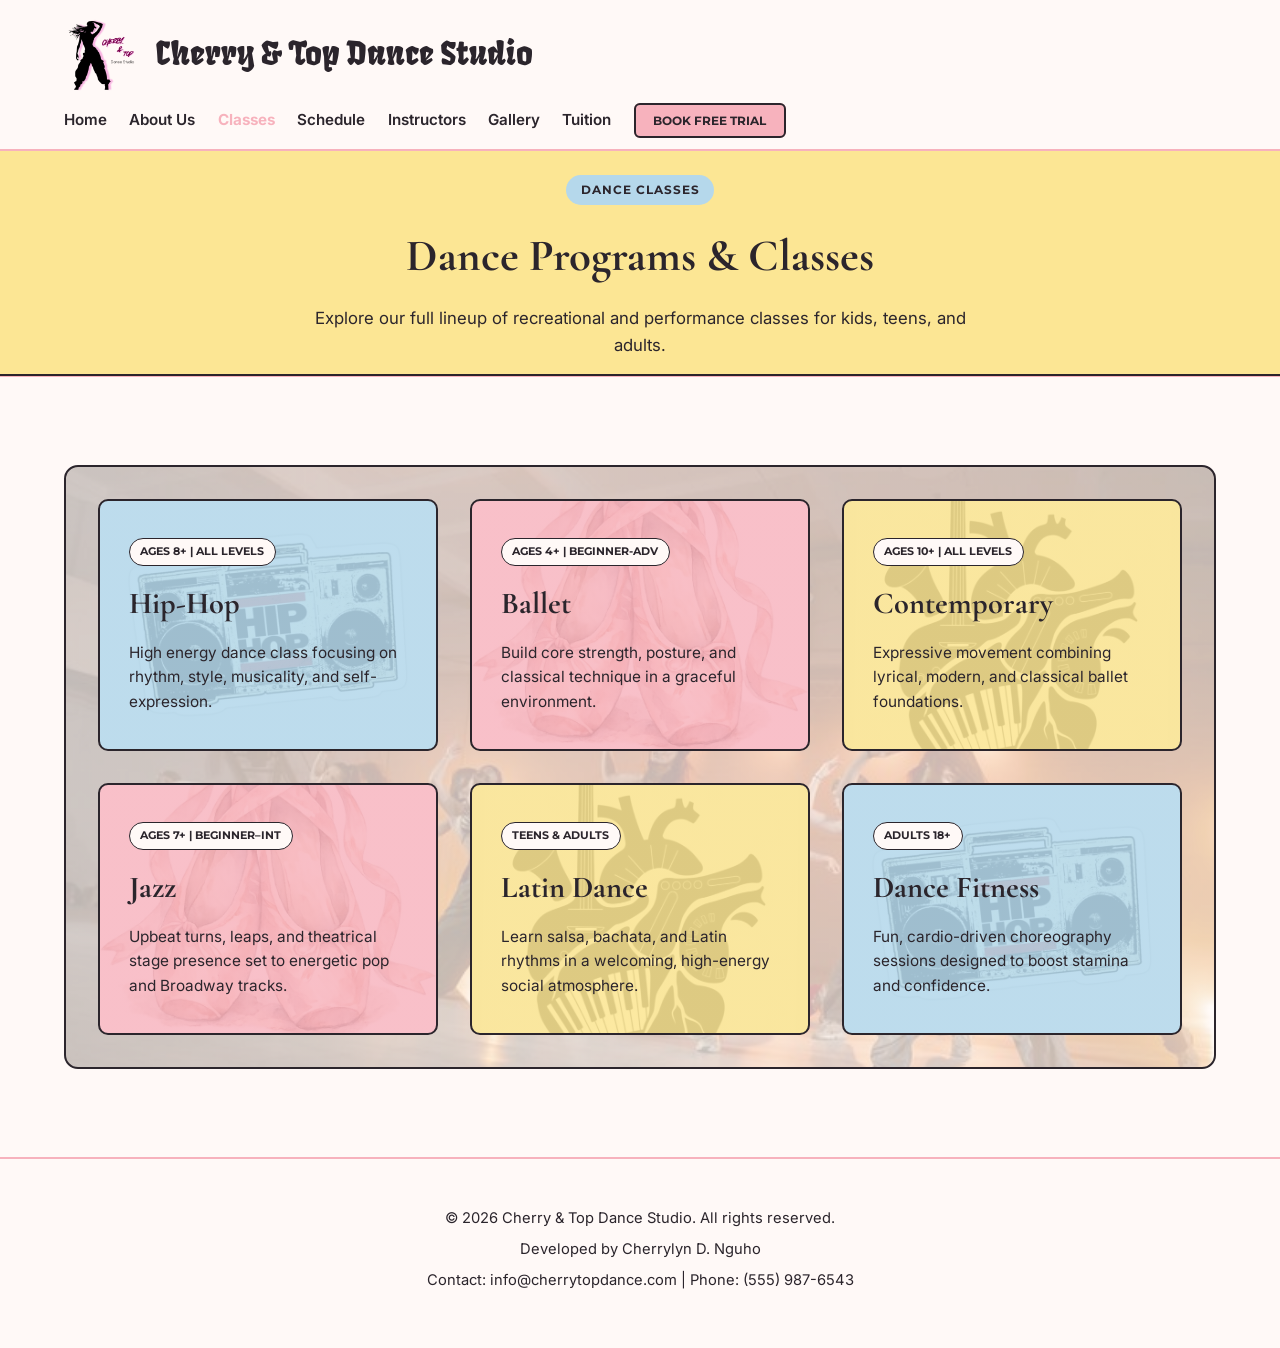
<file: classes.html>
<!DOCTYPE html>
<html lang="en">

<head>
    <meta charset="UTF-8">
    <meta name="viewport" content="width=device-width, initial-scale=1.0">
    <title>Classes | Cherry &amp; Top Dance Studio</title>
    <link rel="preconnect" href="https://fonts.googleapis.com">
    <link rel="preconnect" href="https://fonts.gstatic.com" crossorigin>
    <link
        href="https://fonts.googleapis.com/css2?family=Cormorant+Garamond:wght@600;700&family=Fruktur&family=Inter:wght@400;500;600&family=Montserrat:wght@600;700&display=swap"
        rel="stylesheet">
    <link rel="stylesheet" href="css/style.css">
</head>

<body>

    <header>
        <div class="logo">
            <a href="index.html">
                <img src="images/logo.png" alt="Cherry & Top Dance Studio Logo" class="logo-img">
                <span>Cherry &amp; Top Dance Studio</span>
            </a>
        </div>
        <nav aria-label="Main Navigation">
            <ul>
                <li><a href="index.html">Home</a></li>
                <li><a href="index.html#about">About Us</a></li>
                <li><a href="classes.html" class="active" aria-current="page">Classes</a></li>
                <li><a href="schedule.html">Schedule</a></li>
                <li><a href="instructors.html">Instructors</a></li>
                <li><a href="gallery.html">Gallery</a></li>
                <li><a href="tuition.html">Tuition</a></li>
                <li><a href="trial.html" class="nav-cta">Book Free Trial</a></li>
            </ul>
        </nav>
    </header>

    <main>
        <section class="page-banner">
            <span class="hero-tag">Dance Classes</span>
            <h1>Dance Programs &amp; Classes</h1>
            <p>Explore our full lineup of recreational and performance classes for kids, teens, and adults.</p>
        </section>

        <section class="classes-preview">
            <div class="class-grid">
                <div class="class-card card-hiphop">
                    <span class="style-badge">Ages 8+ | All Levels</span>
                    <h3>Hip-Hop</h3>
                    <p>High energy dance class focusing on rhythm, style, musicality, and self-expression.</p>
                </div>
                <div class="class-card card-ballet">
                    <span class="style-badge">Ages 4+ | Beginner-Adv</span>
                    <h3>Ballet</h3>
                    <p>Build core strength, posture, and classical technique in a graceful environment. </p>
                </div>
                <div class="class-card card-contemporary">
                    <span class="style-badge">Ages 10+ | All Levels</span>
                    <h3>Contemporary</h3>
                    <p>Expressive movement combining lyrical, modern, and classical ballet foundations.</p>
                </div>
                <div class="class-card card-ballet">
                    <span class="style-badge">Ages 7+ | Beginner–Int</span>
                    <h3>Jazz</h3>
                    <p>Upbeat turns, leaps, and theatrical stage presence set to energetic pop and Broadway tracks.</p>
                </div>
                <div class="class-card card-contemporary">
                    <span class="style-badge">Teens &amp; Adults</span>
                    <h3>Latin Dance</h3>
                    <p>Learn salsa, bachata, and Latin rhythms in a welcoming, high-energy social atmosphere.</p>
                </div>
                <div class="class-card card-hiphop">
                    <span class="style-badge">Adults 18+</span>
                    <h3>Dance Fitness</h3>
                    <p>Fun, cardio-driven choreography sessions designed to boost stamina and confidence.</p>
                </div>
            </div>

            <!-- Additional class cards can be added here -->
        </section>
    </main>

    <footer>
        <div class="footer-content">
            <p>&copy; 2026 Cherry &amp; Top Dance Studio. All rights reserved.</p>
            <p>Developed by Cherrylyn D. Nguho</p>
            <p>Contact: info@cherrytopdance.com | Phone: (555) 987-6543</p>
        </div>
    </footer>
</body>

</html>
</file>
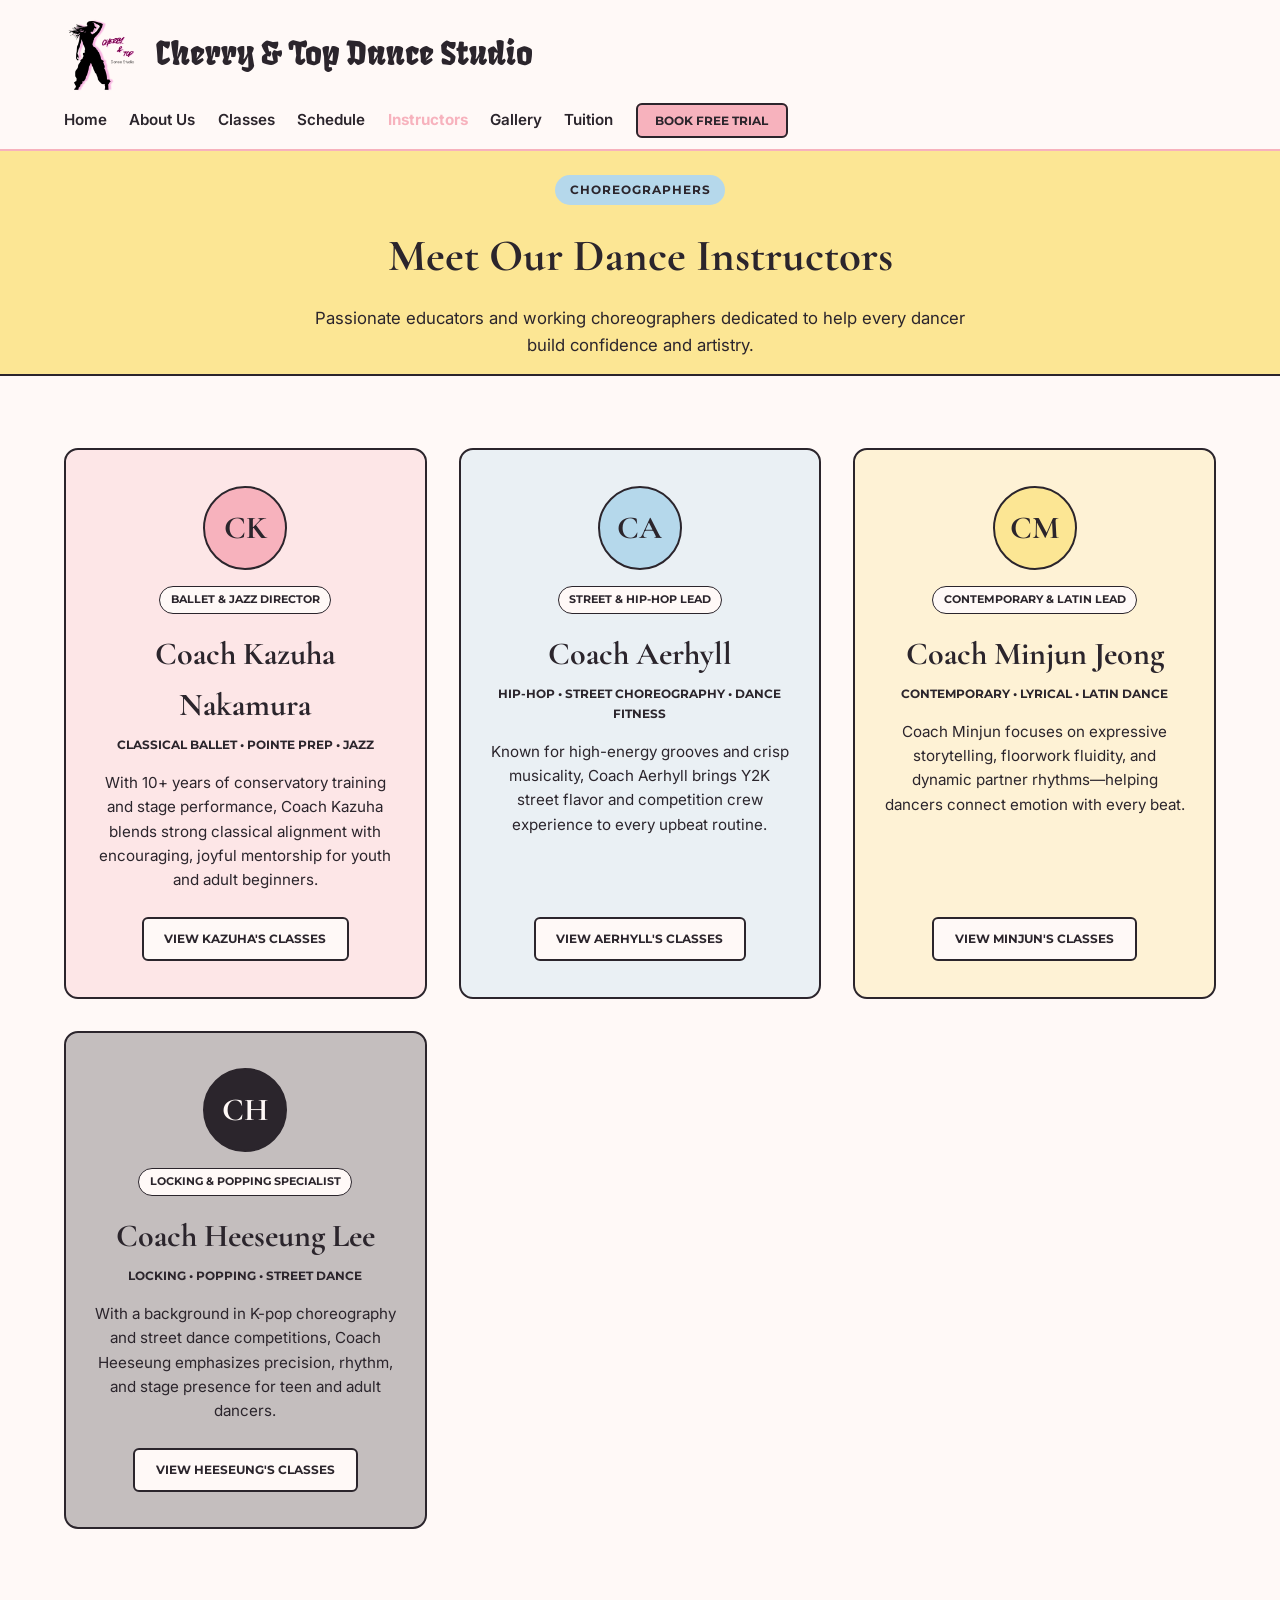
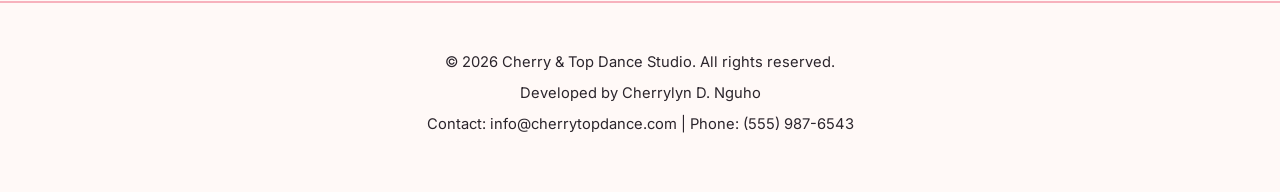
<file: instructors.html>
<!DOCTYPE html>
<html lang="en">

<head>
    <meta charset="UTF-8">
    <meta name="viewport" content="width=device-width, initial-scale=1.0">
    <title>Instructors | Cherry &amp; Top Dance Studio</title>
    <link rel="preconnect" href="https://fonts.googleapis.com">
    <link rel="preconnect" href="https://fonts.gstatic.com" crossorigin>
    <link
        href="https://fonts.googleapis.com/css2?family=Cormorant+Garamond:wght@600;700&family=Fruktur&family=Inter:wght@400;500;600&family=Montserrat:wght@600;700&display=swap"
        rel="stylesheet">
    <link rel="stylesheet" href="css/style.css">
</head>

<body>

    <header>
        <div class="logo">
            <a href="index.html">
                <img src="images/logo.png" alt="Cherry and Top Dance Studio logo" class="logo-img">
                <span>Cherry &amp; Top Dance Studio</span>
            </a>
        </div>
        <nav aria-label="Main Navigation">
            <ul>
                <li><a href="index.html">Home</a></li>
                <li><a href="index.html#about">About Us</a></li>
                <li><a href="classes.html">Classes</a></li>
                <li><a href="schedule.html">Schedule</a></li>
                <li><a href="instructors.html" class="active" aria-current="page">Instructors</a></li>
                <li><a href="gallery.html">Gallery</a></li>
                <li><a href="tuition.html">Tuition</a></li>
                <li><a href="trial.html" class="nav-cta">Book Free Trial</a></li>
            </ul>
        </nav>
    </header>

    <main>
        <section class="page-banner">
            <span class="hero-tag">Choreographers</span>
            <h1>Meet Our Dance Instructors</h1>
            <p>Passionate educators and working choreographers dedicated to help every dancer build confidence and
                artistry.</p>
        </section>

        <section class="content-section">
            <div class="section-container">
                <div class="instructors-grid">
                    <!-- Instructor 1 -->
                    <article class="instructor-card instructor-cherry">
                        <div class="instructor-avatar avatar-cherry">CK</div>
                        <span class="style-badge">Ballet &amp; Jazz Director</span>
                        <h2>Coach Kazuha Nakamura</h2>
                        <p class="instructor-role">Classical Ballet • Pointe Prep • Jazz</p>
                        <p>With 10+ years of conservatory training and stage performance, Coach Kazuha blends strong
                            classical alignment with encouraging, joyful mentorship for youth and adult beginners.</p>
                        <a href="schedule.html" class="btn-outline">View Kazuha's Classes</a>
                    </article>

                    <!-- Instructor 2 -->
                    <article class="instructor-card instructor-sky">
                        <div class="instructor-avatar avatar-sky">CA</div>
                        <span class="style-badge">Street &amp; Hip-Hop Lead</span>
                        <h2>Coach Aerhyll</h2>
                        <p class="instructor-role">Hip-Hop • Street Choreography • Dance Fitness</p>
                        <p>Known for high-energy grooves and crisp musicality, Coach Aerhyll brings Y2K street flavor
                            and competition crew experience to every upbeat routine.</p>
                        <a href="schedule.html" class="btn-outline">View Aerhyll's Classes</a>
                    </article>

                    <!-- Instructor 3 -->
                    <article class="instructor-card instructor-butter">
                        <div class="instructor-avatar avatar-butter">CM</div>
                        <span class="style-badge">Contemporary &amp; Latin Lead</span>
                        <h2>Coach Minjun Jeong</h2>
                        <p class="instructor-role">Contemporary • Lyrical • Latin Dance</p>
                        <p>Coach Minjun focuses on expressive storytelling, floorwork fluidity, and dynamic partner
                            rhythms—helping dancers connect emotion with every beat.</p>
                        <a href="schedule.html" class="btn-outline">View Minjun's Classes</a>
                    </article>

                    <!-- Instructor 4 -->
                    <article class="instructor-card instructor-espresso">
                        <div class="instructor-avatar avatar-espresso">CH</div>
                        <span class="style-badge">Locking &amp; Popping Specialist</span>
                        <h2>Coach Heeseung Lee</h2>
                        <p class="instructor-role">Locking • Popping • Street Dance</p>
                        <p>With a background in K-pop choreography and street dance competitions, Coach Heeseung
                            emphasizes precision, rhythm, and stage presence for teen and adult dancers.</p>
                        <a href="schedule.html" class="btn-outline">View Heeseung's Classes</a>
                    </article>
                </div>
            </div>
        </section>
    </main>

    <footer>
        <div class="footer-content">
            <p>&copy; 2026 Cherry &amp; Top Dance Studio. All rights reserved.</p>
            <p>Developed by Cherrylyn D. Nguho</p>
            <p>Contact: info@cherrytopdance.com | Phone: (555) 987-6543</p>
        </div>
    </footer>

</body>

</html>
</file>
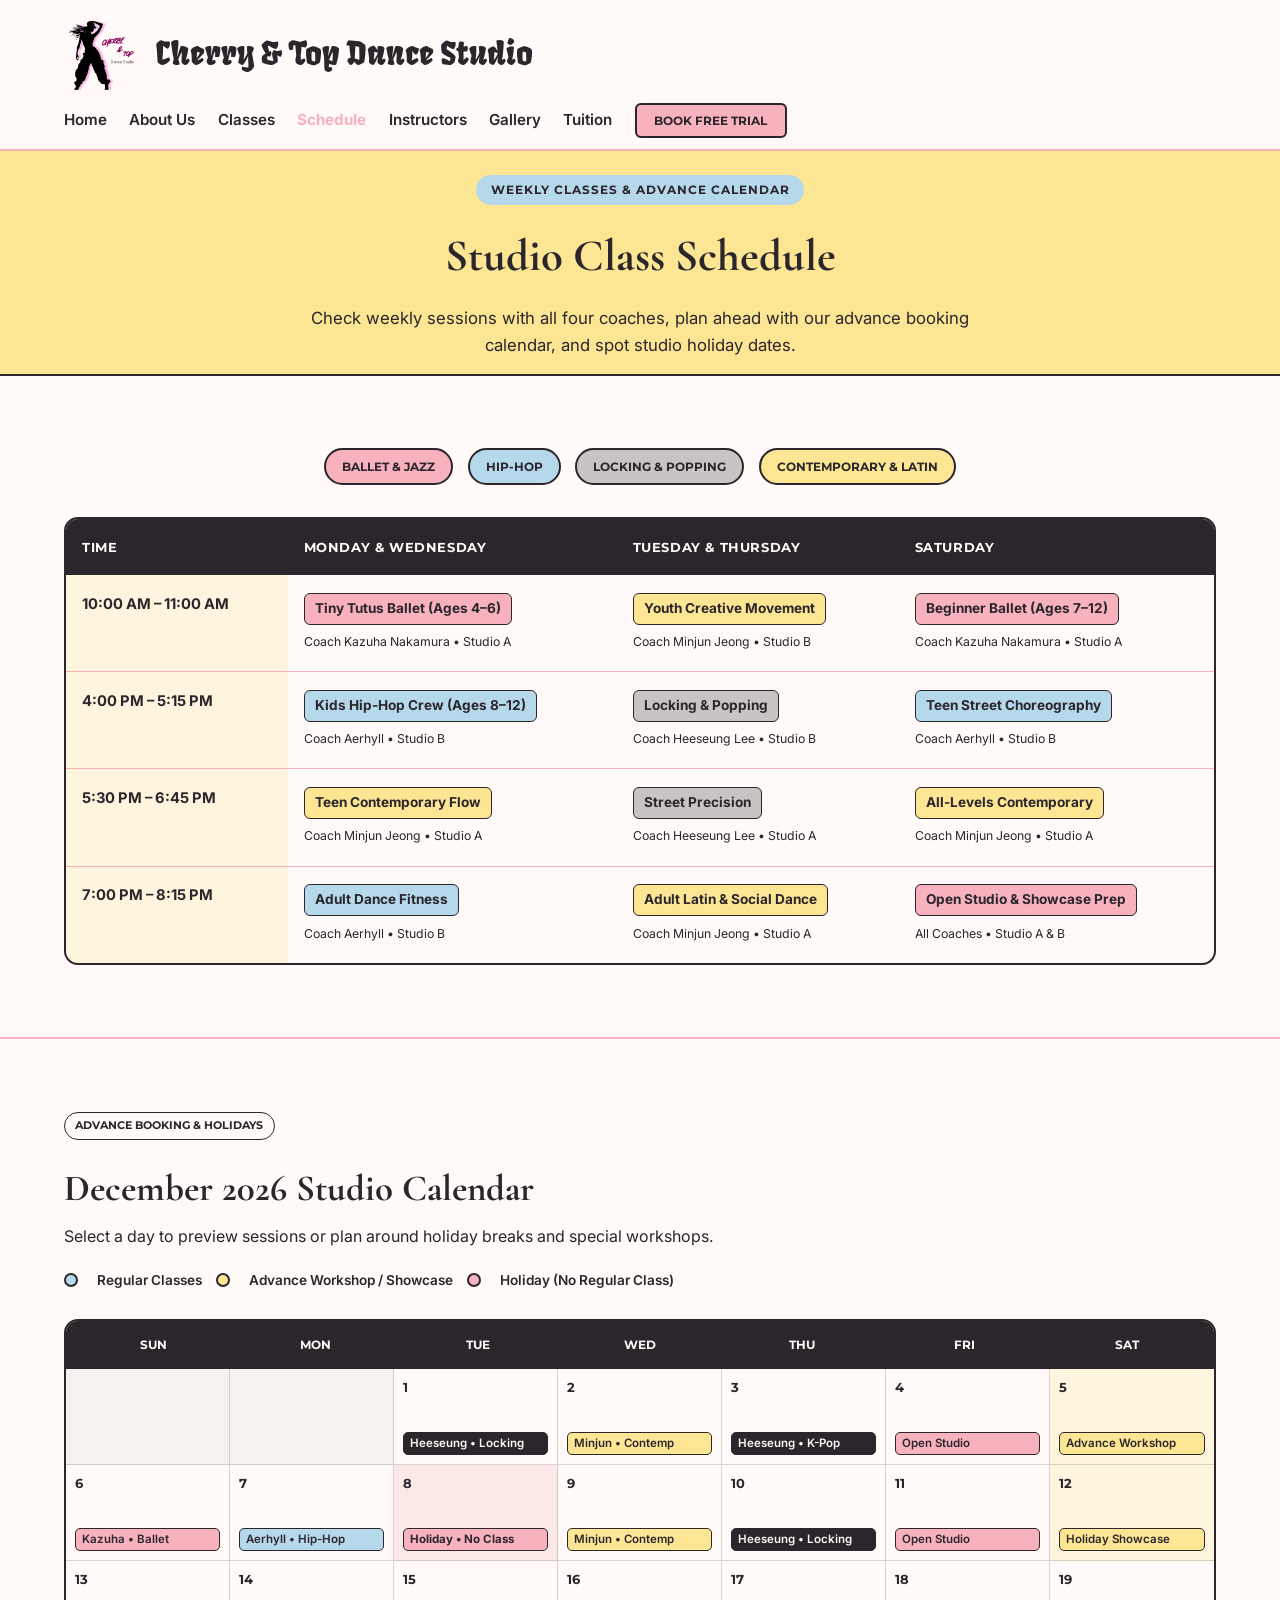
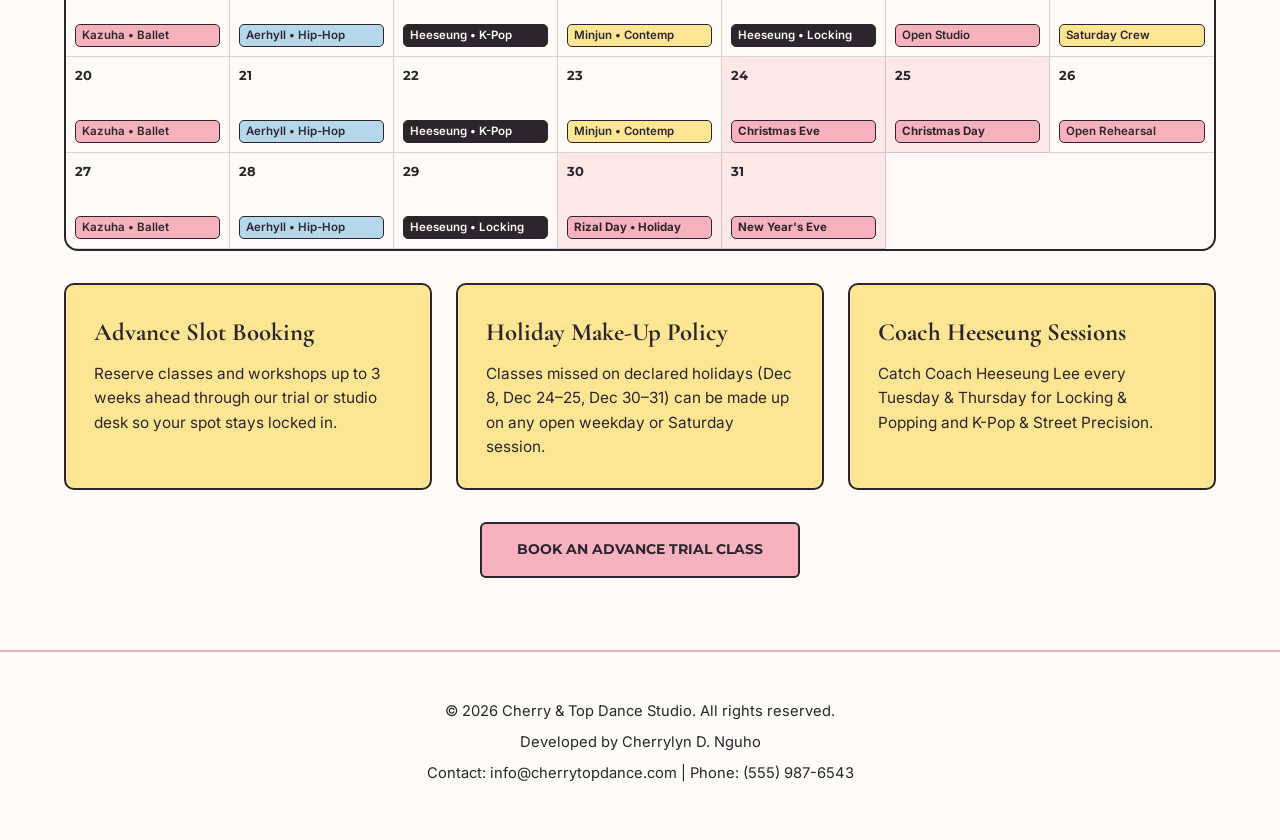
<file: schedule.html>
<!DOCTYPE html>
<html lang="en">

<head>
    <meta charset="UTF-8">
    <meta name="viewport" content="width=device-width, initial-scale=1.0">
    <title>Schedule | Cherry &amp; Top Dance Studio</title>
    <link rel="preconnect" href="https://fonts.googleapis.com">
    <link rel="preconnect" href="https://fonts.gstatic.com" crossorigin>
    <link
        href="https://fonts.googleapis.com/css2?family=Cormorant+Garamond:wght@600;700&family=Fruktur&family=Inter:wght@400;500;600&family=Montserrat:wght@600;700&display=swap"
        rel="stylesheet">
    <link rel="stylesheet" href="css/style.css">
</head>

<body>

    <header>
        <div class="logo">
            <a href="index.html">
                <img src="images/logo.png" alt="Cherry and Top Dance Studio logo" class="logo-img">
                <span>Cherry &amp; Top Dance Studio</span>
            </a>
        </div>
        <nav aria-label="Main Navigation">
            <ul>
                <li><a href="index.html">Home</a></li>
                <li><a href="index.html#about">About Us</a></li>
                <li><a href="classes.html">Classes</a></li>
                <li><a href="schedule.html" class="active" aria-current="page">Schedule</a></li>
                <li><a href="instructors.html">Instructors</a></li>
                <li><a href="gallery.html">Gallery</a></li>
                <li><a href="tuition.html">Tuition</a></li>
                <li><a href="trial.html" class="nav-cta">Book Free Trial</a></li>
            </ul>
        </nav>
    </header>

    <main>
        <section class="page-banner">
            <span class="hero-tag">Weekly Classes &amp; Advance Calendar</span>
            <h1>Studio Class Schedule</h1>
            <p>Check weekly sessions with all four coaches, plan ahead with our advance booking calendar, and spot
                studio holiday dates.</p>
        </section>

        <!-- Weekly Timetable Section -->
        <section class="content-section">
            <div class="section-container">
                <div class="schedule-legend">
                    <span class="legend-pill pill-cherry">Ballet &amp; Jazz</span>
                    <span class="legend-pill pill-sky">Hip-Hop</span>
                    <span class="legend-pill pill-espresso">Locking &amp; Popping</span>
                    <span class="legend-pill pill-butter">Contemporary &amp; Latin</span>
                </div>

                <div class="table-wrapper">
                    <table class="schedule-table">
                        <thead>
                            <tr>
                                <th>Time</th>
                                <th>Monday &amp; Wednesday</th>
                                <th>Tuesday &amp; Thursday</th>
                                <th>Saturday</th>
                            </tr>
                        </thead>
                        <tbody>
                            <tr>
                                <td class="time-col">10:00 AM – 11:00 AM</td>
                                <td><span class="class-tag tag-cherry">Tiny Tutus Ballet (Ages
                                        4–6)</span><br><small>Coach Kazuha Nakamura • Studio A</small></td>
                                <td><span class="class-tag tag-butter">Youth Creative Movement</span><br><small>Coach
                                        Minjun Jeong • Studio B</small></td>
                                <td><span class="class-tag tag-cherry">Beginner Ballet (Ages
                                        7–12)</span><br><small>Coach Kazuha Nakamura • Studio A</small></td>
                            </tr>
                            <tr>
                                <td class="time-col">4:00 PM – 5:15 PM</td>
                                <td><span class="class-tag tag-sky">Kids Hip-Hop Crew (Ages 8–12)</span><br><small>Coach
                                        Aerhyll • Studio B</small></td>
                                <td><span class="class-tag tag-espresso">Locking &amp; Popping </span><br><small>Coach
                                        Heeseung Lee • Studio B</small></td>
                                <td><span class="class-tag tag-sky">Teen Street Choreography</span><br><small>Coach
                                        Aerhyll • Studio B</small></td>
                            </tr>
                            <tr>
                                <td class="time-col">5:30 PM – 6:45 PM</td>
                                <td><span class="class-tag tag-butter">Teen Contemporary Flow</span><br><small>Coach
                                        Minjun Jeong • Studio A</small></td>
                                <td><span class="class-tag tag-espresso">Street Precision</span><br><small>Coach
                                        Heeseung Lee • Studio A</small></td>
                                <td><span class="class-tag tag-butter">All-Levels Contemporary</span><br><small>Coach
                                        Minjun Jeong • Studio A</small></td>
                            </tr>
                            <tr>
                                <td class="time-col">7:00 PM – 8:15 PM</td>
                                <td><span class="class-tag tag-sky">Adult Dance Fitness</span><br><small>Coach Aerhyll •
                                        Studio B</small></td>
                                <td><span class="class-tag tag-butter">Adult Latin &amp; Social
                                        Dance</span><br><small>Coach Minjun Jeong • Studio A</small></td>
                                <td><span class="class-tag tag-cherry">Open Studio &amp; Showcase
                                        Prep</span><br><small>All Coaches • Studio A &amp; B</small></td>
                            </tr>
                        </tbody>
                    </table>
                </div>
            </div>
        </section>

        <!-- Advance Scheduling & Holiday Calendar Section -->
        <section class="content-section calendar-band">
            <div class="section-container">
                <div class="calendar-header-row">
                    <div>
                        <span class="style-badge">Advance Booking &amp; Holidays</span>
                        <h2>December 2026 Studio Calendar</h2>
                        <p>Select a day to preview sessions or plan around holiday breaks and special workshops.</p>
                    </div>

                    <div class="calendar-legend">
                        <span class="cal-dot dot-open"></span><span>Regular Classes</span>
                        <span class="cal-dot dot-workshop"></span><span>Advance Workshop / Showcase</span>
                        <span class="cal-dot dot-holiday"></span><span>Holiday (No Regular Class)</span>
                    </div>
                </div>

                <!-- 7-Column Monthly Calendar Grid -->
                <div class="calendar-card">
                    <div class="calendar-weekdays">
                        <div>Sun</div>
                        <div>Mon</div>
                        <div>Tue</div>
                        <div>Wed</div>
                        <div>Thu</div>
                        <div>Fri</div>
                        <div>Sat</div>
                    </div>

                    <div class="calendar-days">
                        <!-- Dec 1, 2026 is a Tuesday: 2 leading empty cells -->
                        <div class="cal-day empty-day" aria-hidden="true"></div>
                        <div class="cal-day empty-day" aria-hidden="true"></div>

                        <div class="cal-day">
                            <span class="day-num">1</span>
                            <span class="day-event ev-espresso">Heeseung • Locking</span>
                        </div>
                        <div class="cal-day">
                            <span class="day-num">2</span>
                            <span class="day-event ev-butter">Minjun • Contemp</span>
                        </div>
                        <div class="cal-day">
                            <span class="day-num">3</span>
                            <span class="day-event ev-espresso">Heeseung • K-Pop</span>
                        </div>
                        <div class="cal-day">
                            <span class="day-num">4</span>
                            <span class="day-event ev-cherry">Open Studio</span>
                        </div>
                        <div class="cal-day has-workshop">
                            <span class="day-num">5</span>
                            <span class="day-event ev-workshop">Advance Workshop</span>
                        </div>

                        <div class="cal-day">
                            <span class="day-num">6</span>
                            <span class="day-event ev-cherry">Kazuha • Ballet</span>
                        </div>
                        <div class="cal-day">
                            <span class="day-num">7</span>
                            <span class="day-event ev-sky">Aerhyll • Hip-Hop</span>
                        </div>
                        <div class="cal-day is-holiday">
                            <span class="day-num">8</span>
                            <span class="day-event ev-holiday">Holiday • No Class</span>
                        </div>
                        <div class="cal-day">
                            <span class="day-num">9</span>
                            <span class="day-event ev-butter">Minjun • Contemp</span>
                        </div>
                        <div class="cal-day">
                            <span class="day-num">10</span>
                            <span class="day-event ev-espresso">Heeseung • Locking</span>
                        </div>
                        <div class="cal-day">
                            <span class="day-num">11</span>
                            <span class="day-event ev-cherry">Open Studio</span>
                        </div>
                        <div class="cal-day has-workshop">
                            <span class="day-num">12</span>
                            <span class="day-event ev-workshop">Holiday Showcase</span>
                        </div>

                        <div class="cal-day">
                            <span class="day-num">13</span>
                            <span class="day-event ev-cherry">Kazuha • Ballet</span>
                        </div>
                        <div class="cal-day">
                            <span class="day-num">14</span>
                            <span class="day-event ev-sky">Aerhyll • Hip-Hop</span>
                        </div>
                        <div class="cal-day">
                            <span class="day-num">15</span>
                            <span class="day-event ev-espresso">Heeseung • K-Pop</span>
                        </div>
                        <div class="cal-day">
                            <span class="day-num">16</span>
                            <span class="day-event ev-butter">Minjun • Contemp</span>
                        </div>
                        <div class="cal-day">
                            <span class="day-num">17</span>
                            <span class="day-event ev-espresso">Heeseung • Locking</span>
                        </div>
                        <div class="cal-day">
                            <span class="day-num">18</span>
                            <span class="day-event ev-cherry">Open Studio</span>
                        </div>
                        <div class="cal-day">
                            <span class="day-num">19</span>
                            <span class="day-event ev-butter">Saturday Crew</span>
                        </div>

                        <div class="cal-day">
                            <span class="day-num">20</span>
                            <span class="day-event ev-cherry">Kazuha • Ballet</span>
                        </div>
                        <div class="cal-day">
                            <span class="day-num">21</span>
                            <span class="day-event ev-sky">Aerhyll • Hip-Hop</span>
                        </div>
                        <div class="cal-day">
                            <span class="day-num">22</span>
                            <span class="day-event ev-espresso">Heeseung • K-Pop</span>
                        </div>
                        <div class="cal-day">
                            <span class="day-num">23</span>
                            <span class="day-event ev-butter">Minjun • Contemp</span>
                        </div>
                        <div class="cal-day is-holiday">
                            <span class="day-num">24</span>
                            <span class="day-event ev-holiday">Christmas Eve</span>
                        </div>
                        <div class="cal-day is-holiday">
                            <span class="day-num">25</span>
                            <span class="day-event ev-holiday">Christmas Day</span>
                        </div>
                        <div class="cal-day">
                            <span class="day-num">26</span>
                            <span class="day-event ev-cherry">Open Rehearsal</span>
                        </div>

                        <div class="cal-day">
                            <span class="day-num">27</span>
                            <span class="day-event ev-cherry">Kazuha • Ballet</span>
                        </div>
                        <div class="cal-day">
                            <span class="day-num">28</span>
                            <span class="day-event ev-sky">Aerhyll • Hip-Hop</span>
                        </div>
                        <div class="cal-day">
                            <span class="day-num">29</span>
                            <span class="day-event ev-espresso">Heeseung • Locking</span>
                        </div>
                        <div class="cal-day is-holiday">
                            <span class="day-num">30</span>
                            <span class="day-event ev-holiday">Rizal Day • Holiday</span>
                        </div>
                        <div class="cal-day is-holiday">
                            <span class="day-num">31</span>
                            <span class="day-event ev-holiday">New Year's Eve</span>
                        </div>
                    </div>
                </div>

                <!-- Advance Booking & Holiday Notice Cards -->
                <div class="highlights-grid calendar-notices">
                    <div class="highlight-item">
                        <h3>Advance Slot Booking</h3>
                        <p>Reserve classes and workshops up to 3 weeks ahead through our trial or studio desk so your
                            spot stays locked in.</p>
                    </div>
                    <div class="highlight-item">
                        <h3>Holiday Make-Up Policy</h3>
                        <p>Classes missed on declared holidays (Dec 8, Dec 24–25, Dec 30–31) can be made up on any open
                            weekday or Saturday session.</p>
                    </div>
                    <div class="highlight-item">
                        <h3>Coach Heeseung Sessions</h3>
                        <p>Catch Coach Heeseung Lee every Tuesday &amp; Thursday for Locking &amp; Popping and K-Pop
                            &amp; Street Precision.</p>
                    </div>
                </div>

                <div class="section-action">
                    <a href="trial.html" class="btn-primary">Book an Advance Trial Class</a>
                </div>
            </div>
        </section>
    </main>

    <footer>
        <div class="footer-content">
            <p>&copy; 2026 Cherry &amp; Top Dance Studio. All rights reserved.</p>
            <p>Developed by Cherrylyn D. Nguho</p>
            <p>Contact: info@cherrytopdance.com | Phone: (555) 987-6543</p>
        </div>
    </footer>

</body>

</html>
</file>
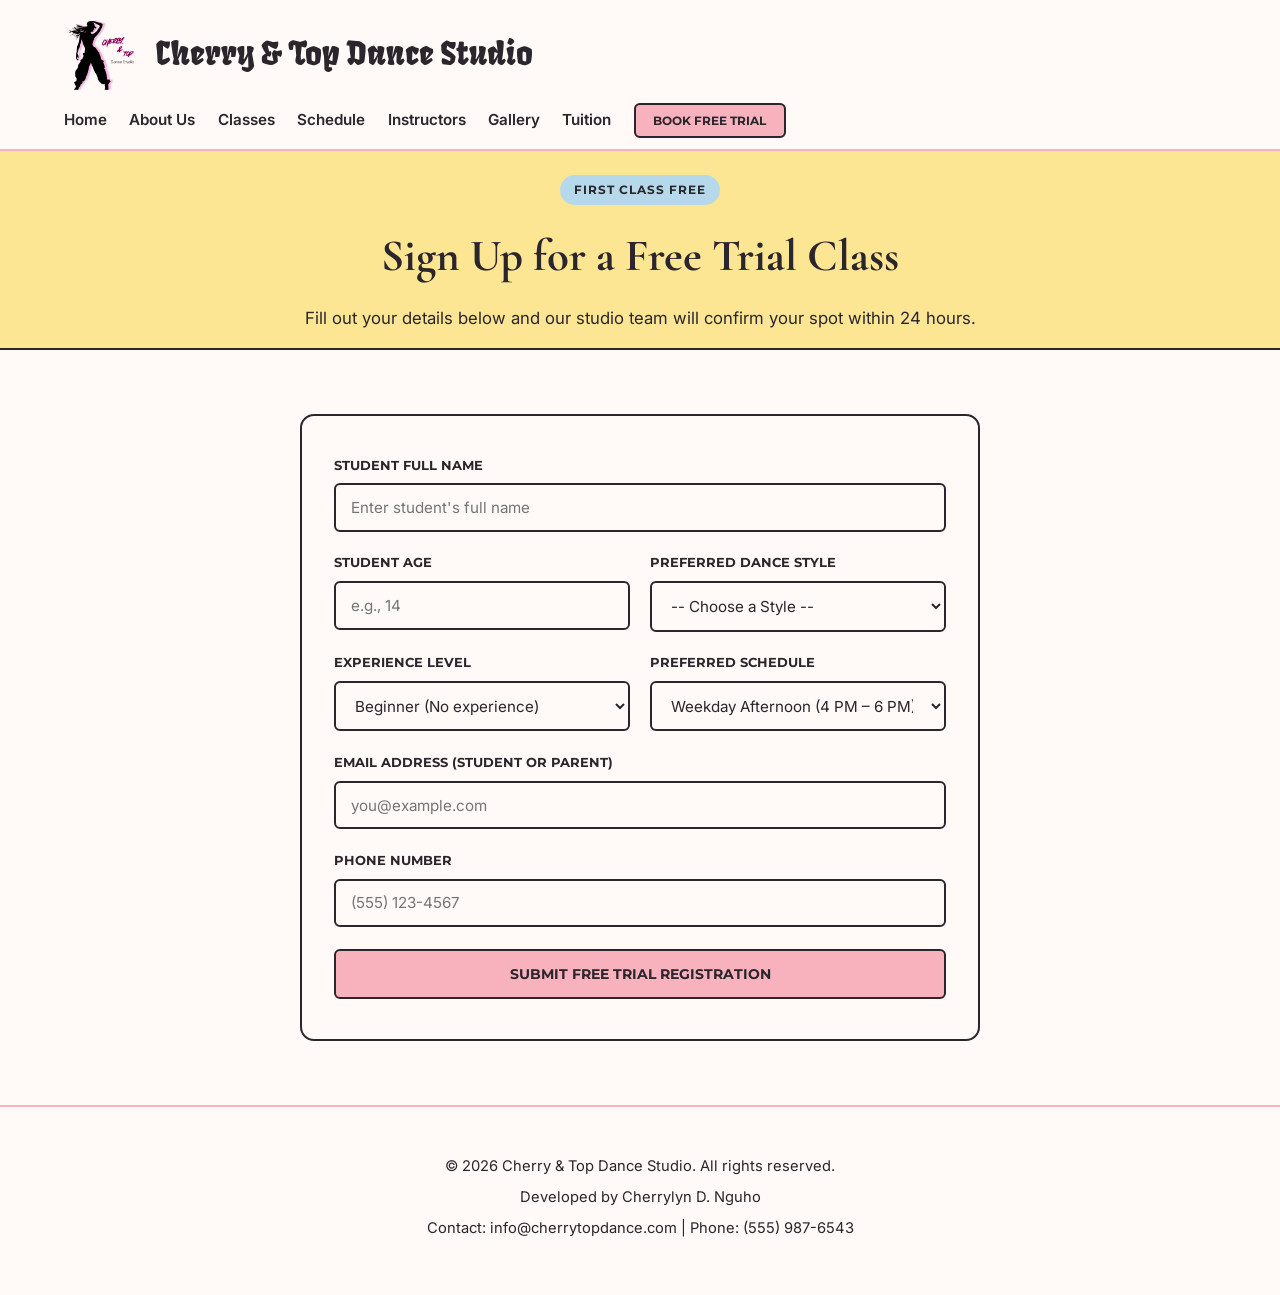
<file: trial.html>
<!DOCTYPE html>
<html lang="en">

<head>
    <meta charset="UTF-8">
    <meta name="viewport" content="width=device-width, initial-scale=1.0">
    <title>Book Free Trial | Cherry &amp; Top Dance Studio</title>
    <link rel="preconnect" href="https://fonts.googleapis.com">
    <link rel="preconnect" href="https://fonts.gstatic.com" crossorigin>
    <link
        href="https://fonts.googleapis.com/css2?family=Cormorant+Garamond:wght@600;700&family=Fruktur&family=Inter:wght@400;500;600&family=Montserrat:wght@600;700&display=swap"
        rel="stylesheet">
    <link rel="stylesheet" href="css/style.css">
</head>

<body>

    <header>
        <div class="logo">
            <a href="index.html">
                <img src="images/logo.png" alt="Cherry and Top Dance Studio logo" class="logo-img">
                <span>Cherry &amp; Top Dance Studio</span>
            </a>
        </div>
        <nav aria-label="Main Navigation">
            <ul>
                <li><a href="index.html">Home</a></li>
                <li><a href="index.html#about">About Us</a></li>
                <li><a href="classes.html">Classes</a></li>
                <li><a href="schedule.html">Schedule</a></li>
                <li><a href="instructors.html">Instructors</a></li>
                <li><a href="gallery.html">Gallery</a></li>
                <li><a href="tuition.html">Tuition</a></li>
                <li><a href="trial.html" class="active nav-cta" aria-current="page">Book Free Trial</a></li>
            </ul>
        </nav>
    </header>

    <main>
        <section class="page-banner">
            <span class="hero-tag">First Class Free</span>
            <h1>Sign Up for a Free Trial Class</h1>
            <p>Fill out your details below and our studio team will confirm your spot within 24 hours.</p>
        </section>

        <section class="form-section">
            <form class="trial-form" action="#" method="post">
                <div class="form-group">
                    <label for="student-name">Student Full Name</label>
                    <input type="text" id="student-name" name="student_name" placeholder="Enter student's full name"
                        required>
                </div>

                <div class="form-row">
                    <div class="form-group">
                        <label for="student-age">Student Age</label>
                        <input type="number" id="student-age" name="student_age" min="4" max="99" placeholder="e.g., 14"
                            required>
                    </div>

                    <div class="form-group">
                        <label for="dance-style">Preferred Dance Style</label>
                        <select id="dance-style" name="dance_style" required>
                            <option value="">-- Choose a Style --</option>
                            <option value="ballet">Ballet</option>
                            <option value="hiphop">Hip-Hop</option>
                            <option value="contemporary">Contemporary</option>
                            <option value="jazz">Jazz</option>
                            <option value="latin">Latin Dance</option>
                            <option value="fitness">Adult Dance Fitness</option>
                        </select>
                    </div>
                </div>

                <div class="form-row">
                    <div class="form-group">
                        <label for="experience">Experience Level</label>
                        <select id="experience" name="experience" required>
                            <option value="beginner">Beginner (No experience)</option>
                            <option value="intermediate">Intermediate</option>
                            <option value="advanced">Advanced</option>
                        </select>
                    </div>

                    <div class="form-group">
                        <label for="preferred-day">Preferred Schedule</label>
                        <select id="preferred-day" name="preferred_day" required>
                            <option value="weekday-afternoon">Weekday Afternoon (4 PM – 6 PM)</option>
                            <option value="weekday-evening">Weekday Evening (6 PM – 8 PM)</option>
                            <option value="saturday">Saturday Morning / Afternoon</option>
                        </select>
                    </div>
                </div>

                <div class="form-group">
                    <label for="contact-email">Email Address (Student or Parent)</label>
                    <input type="email" id="contact-email" name="contact_email" placeholder="you@example.com" required>
                </div>

                <div class="form-group">
                    <label for="contact-phone">Phone Number</label>
                    <input type="tel" id="contact-phone" name="contact_phone" placeholder="(555) 123-4567" required>
                </div>

                <button type="submit" class="btn-primary form-submit">Submit Free Trial Registration</button>
            </form>
        </section>
    </main>

    <footer>
        <div class="footer-content">
            <p>&copy; 2026 Cherry &amp; Top Dance Studio. All rights reserved.</p>
            <p>Developed by Cherrylyn D. Nguho</p>
            <p>Contact: info@cherrytopdance.com | Phone: (555) 987-6543</p>
        </div>
    </footer>

</body>

</html>
</file>
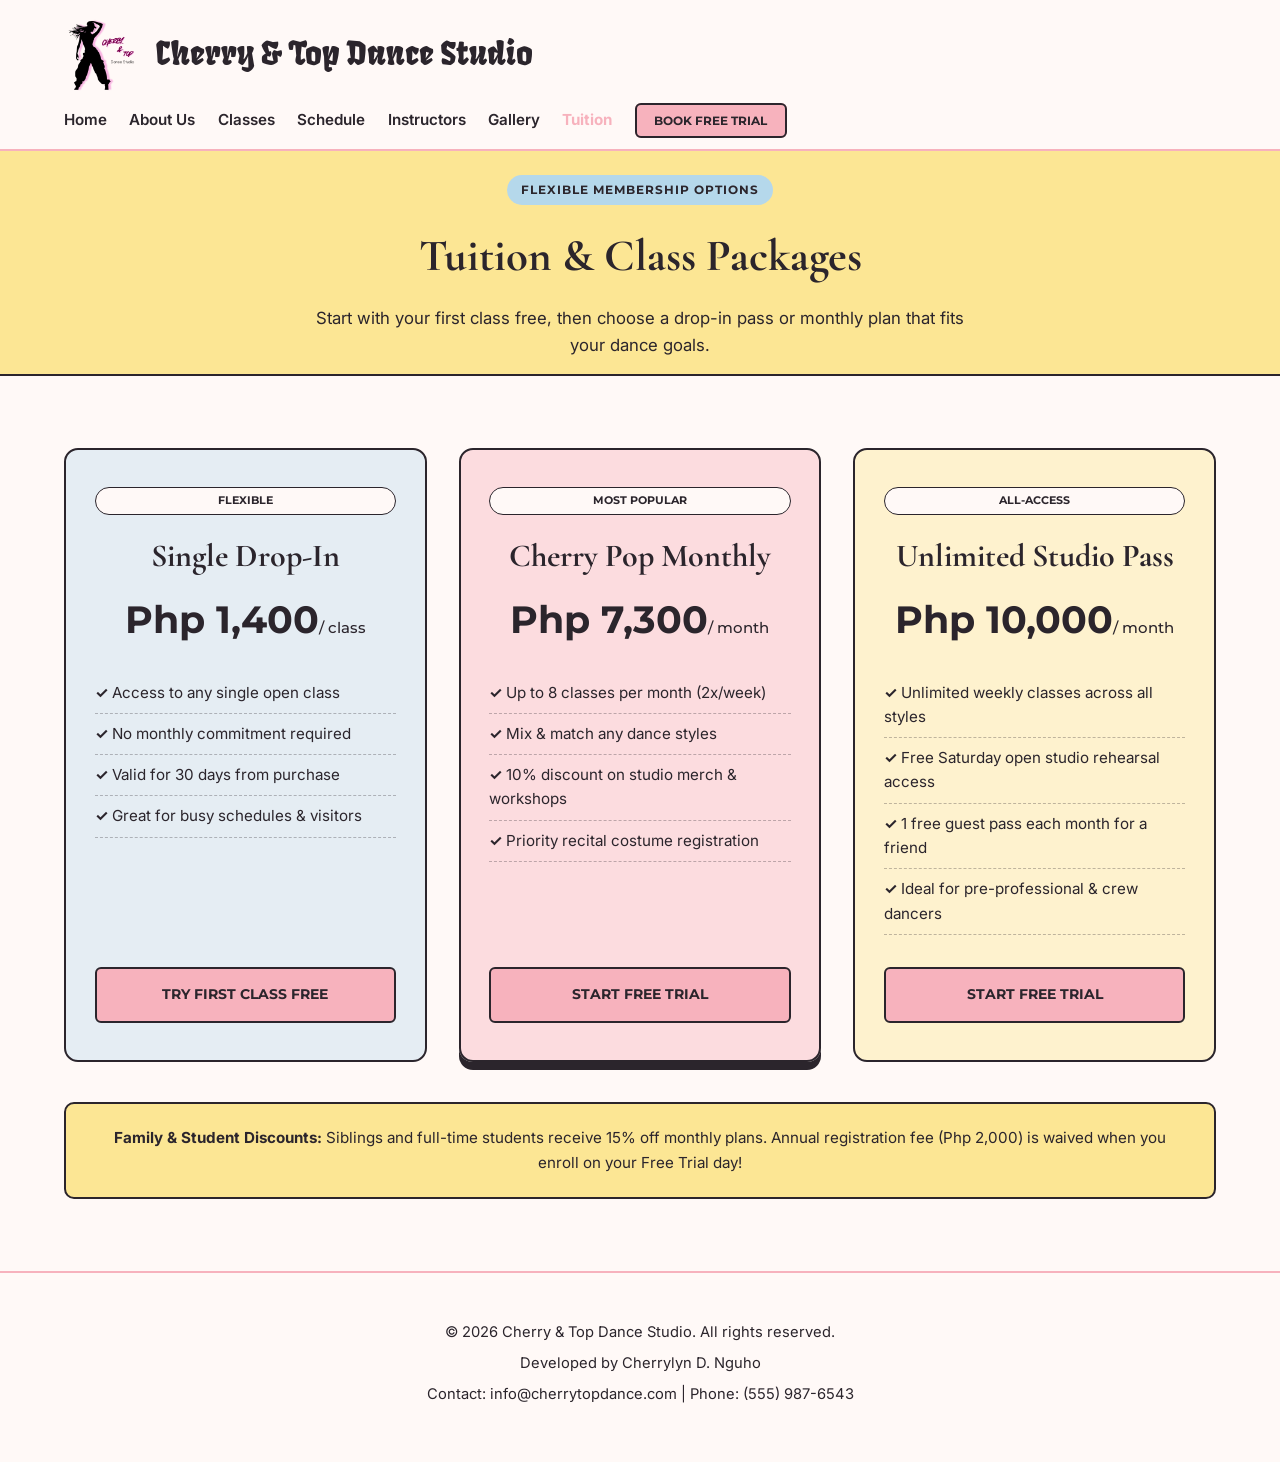
<file: tuition.html>
<!DOCTYPE html>
<html lang="en">

<head>
    <meta charset="UTF-8">
    <meta name="viewport" content="width=device-width, initial-scale=1.0">
    <title>Tuition &amp; Plans | Cherry &amp; Top Dance Studio</title>
    <link rel="preconnect" href="https://fonts.googleapis.com">
    <link rel="preconnect" href="https://fonts.gstatic.com" crossorigin>
    <link
        href="https://fonts.googleapis.com/css2?family=Cormorant+Garamond:wght@600;700&family=Fruktur&family=Inter:wght@400;500;600&family=Montserrat:wght@600;700&display=swap"
        rel="stylesheet">
    <link rel="stylesheet" href="css/style.css">
</head>

<body>

    <header>
        <div class="logo">
            <a href="index.html">
                <img src="images/logo.png" alt="Cherry and Top Dance Studio logo" class="logo-img">
                <span>Cherry &amp; Top Dance Studio</span>
            </a>
        </div>
        <nav aria-label="Main Navigation">
            <ul>
                <li><a href="index.html">Home</a></li>
                <li><a href="index.html#about">About Us</a></li>
                <li><a href="classes.html">Classes</a></li>
                <li><a href="schedule.html">Schedule</a></li>
                <li><a href="instructors.html">Instructors</a></li>
                <li><a href="gallery.html">Gallery</a></li>
                <li><a href="tuition.html" class="active" aria-current="page">Tuition</a></li>
                <li><a href="trial.html" class="nav-cta">Book Free Trial</a></li>
            </ul>
        </nav>
    </header>

    <main>
        <section class="page-banner">
            <span class="hero-tag">Flexible Membership Options</span>
            <h1>Tuition &amp; Class Packages</h1>
            <p>Start with your first class free, then choose a drop-in pass or monthly plan that fits your dance goals.
            </p>
        </section>

        <section class="content-section">
            <div class="section-container">
                <div class="tuition-grid">
                    <!-- Plan 1: Drop-In -->
                    <div class="tuition-card card-sky-tint">
                        <span class="style-badge">Flexible</span>
                        <h2>Single Drop-In</h2>
                        <p class="price">Php 1,400<span>/ class</span></p>
                        <ul class="plan-features">
                            <li>Access to any single open class</li>
                            <li>No monthly commitment required</li>
                            <li>Valid for 30 days from purchase</li>
                            <li>Great for busy schedules &amp; visitors</li>
                        </ul>
                        <a href="trial.html" class="btn-primary">Try First Class Free</a>
                    </div>

                    <!-- Plan 2: Most Popular Monthly -->
                    <div class="tuition-card card-cherry-tint featured-plan">
                        <span class="style-badge">Most Popular</span>
                        <h2>Cherry Pop Monthly</h2>
                        <p class="price">Php 7,300<span>/ month</span></p>
                        <ul class="plan-features">
                            <li>Up to 8 classes per month (2x/week)</li>
                            <li>Mix &amp; match any dance styles</li>
                            <li>10% discount on studio merch &amp; workshops</li>
                            <li>Priority recital costume registration</li>
                        </ul>
                        <a href="trial.html" class="btn-primary">Start Free Trial</a>
                    </div>

                    <!-- Plan 3: Unlimited -->
                    <div class="tuition-card card-butter-tint">
                        <span class="style-badge">All-Access</span>
                        <h2>Unlimited Studio Pass</h2>
                        <p class="price">Php 10,000<span>/ month</span></p>
                        <ul class="plan-features">
                            <li>Unlimited weekly classes across all styles</li>
                            <li>Free Saturday open studio rehearsal access</li>
                            <li>1 free guest pass each month for a friend</li>
                            <li>Ideal for pre-professional &amp; crew dancers</li>
                        </ul>
                        <a href="trial.html" class="btn-primary">Start Free Trial</a>
                    </div>
                </div>

                <div class="tuition-note">
                    <p><strong>Family &amp; Student Discounts:</strong> Siblings and full-time students receive 15% off
                        monthly plans. Annual registration fee (Php 2,000) is waived when you enroll on your Free Trial
                        day!
                    </p>
                </div>
            </div>
        </section>
    </main>

    <footer>
        <div class="footer-content">
            <p>&copy; 2026 Cherry &amp; Top Dance Studio. All rights reserved.</p>
            <p>Developed by Cherrylyn D. Nguho</p>
            <p>Contact: info@cherrytopdance.com | Phone: (555) 987-6543</p>
        </div>
    </footer>

</body>

</html>
</file>
<file: css/style.css>
/*
  RETRO CHERRY POP COLOR PALETTE:
  - Whipped Cream (#FFF9F7): Main background
  - Cherry Blossom (#F7B2BD): Primary brand color (Ballet & Studio Identity)
  - Buttercream Yellow (#FCE694): Playful / Contemporary accent
  - Sky Blue (#B5D8EB): Y2K / Hip-Hop energetic accent
  - Espresso Charcoal (#2B252C): Typography & high-contrast text
*/
/* Global Resets */
* {
    margin: 0;
    padding: 0;
    box-sizing: border-box;
  }

  html {
    scroll-behavior: smooth;
  }

  body {
    font-family: 'Inter', sans-serif;
    background-color: #FFF9F7;
    color: #2B252C;
    line-height: 1.6;
  }

  h1, h2, h3 {
    font-family: 'Cormorant Garamond', serif;
    color: #2B252C;
  }

  a {
    text-decoration: none;
    color: inherit;
  }

  /* Header & Navigation */
  header {
    background-color: #FFF9F7;
    border-bottom: 2px solid #F7B2BD;
    display: flex;
    flex-wrap: wrap;
    justify-content: space-between;
    align-items: center;
    gap: 1rem;
    padding: 1rem 5%;
    position: sticky;
    top: 0;
    z-index: 1000;
  }

  .logo {
    display: flex;
    align-items: center;
  }

  .logo a {
    display: flex;
    align-items: center;
    gap: 1rem;
    font-family: 'Fruktur', cursive;
    font-size: 2rem;
    color: #2B252C;
  }

  .logo-img {
    height: 75px;
    width: auto;
    border-radius: 6px;
    transition: transform 0.3s ease;
  }

  .logo-img:hover {
    transform: scale(1.05);
  }

  nav ul {
    list-style: none;
    display: flex;
    flex-wrap: wrap;
    gap: 1.4rem;
    align-items: center;
  }

  nav a {
    color: #2B252C;
    font-size: 0.95rem;
    font-weight: 600;
    transition: color 0.3s ease;
  }

  nav a:hover {
    color: #F7B2BD;
  }

  nav a:hover, nav a.active {
    color: #F7B2BD;
    font-weight: 700;
  }

  nav a.nav-cta {
    background-color: #F7B2BD;
    color: #2B252C;
    border: 2px solid #2B252C;
    padding: 0.5rem 1.1rem;
    border-radius: 6px;
    font-family: 'Montserrat', sans-serif;
    text-transform: uppercase;
    font-size: 0.78rem;
    font-weight: 700;
    transition: background-color 0.25s ease, transform 0.25s ease;
  }

  nav a.nav-cta:hover {
    background-color: #B5D8EB;
    color: #2B252C;
    transform: translateY(-2px);
  }

/* Hero Section (CLI-inspired bold statement + CTA) */
  .hero {
    padding: 7.5rem 5%;
    text-align: center;
    background: linear-gradient(rgba(255, 249, 247, 0.62), rgba(252, 230, 148, 0.58)), url('../images/photos/hero-bg.jfif');
    background-size: cover;
    background-position: center;
    background-repeat: no-repeat;
  }

  .hero-content {
    max-width: 820px;
    margin: 0 auto;
    background-color: rgba(255, 249, 247, 0.85);
    border: 2px solid #2B252C;
    border-radius: 14px;
    padding: 3rem 2.2rem;
  }

  .hero-tag {
    display: inline-block;
    background-color: #B5D8EB;
    color: #2B252C;
    font-family: 'Montserrat', sans-serif;
    font-size: 0.75rem;
    font-weight: 700;
    text-transform: uppercase;
    letter-spacing: 1px;
    padding: 0.35rem 0.9rem;
    border-radius: 999px;
    margin-bottom: 1rem;
  }

  .hero h1 {
    font-size: 3.3rem;
    line-height: 1.15;
    margin-bottom: 1.2rem;
    color: #2B252C;
  }

  .hero p {
    font-size: 1.1rem;
    color: #2B252C;
    margin-bottom: 2rem;
  }

  /* Primary Call-To-Action Button */
  .btn-primary {
    display: inline-block;
    background-color: #F7B2BD;
    color: #2B252C;
    border: 2px solid #2B252C;
    padding: 0.95rem 2.2rem;
    font-family: 'Montserrat', sans-serif;
    text-transform: uppercase;
    font-size: 0.85rem;
    font-weight: 700;
    border-radius: 6px;
    transition: background-color 0.25s ease, transform 0.25s ease;
  }

  .btn-primary:hover {
    background-color: #FCE694;
    color: #2B252C;
    transform: translateY(-2px);
  }

  /* About & Highlights Section */
  .about {
    padding: 5.5rem 5%;
    background-color: #FFF9F7;
    color: #2B252C;
  }

  .about-container {
    max-width: 1200px;
    margin: 0 auto;
  }

  .about-text {
    max-width: 820px;
    margin: 0 auto 3rem;
    text-align: center;
  }

  .about-text h2 {
    font-size: 2.5rem;
    margin-bottom: 1rem;
    color: #2B252C;
  }

  .about-text p {
    color: #2B252C;
    font-size: 1.08rem;
  }

  .highlights-grid {
    display: grid;
    grid-template-columns: repeat(auto-fit, minmax(260px, 1fr));
    gap: 1.5rem;
  }

  .highlight-item {
    background-color: #FCE694;
    border: 2px solid #2B252C;
    border-radius: 10px;
    padding: 1.75rem;
    color: #2B252C;
  }

  .highlight-item h3 {
    font-size: 1.55rem;
    margin-bottom: 0.6rem;
    color: #2B252C;
  }

  .highlight-item p {
    font-size: 0.96rem;
    color: #2B252C;
  }

  /* Explore Dance Styles Section */
  .classes-preview {
    padding: 5.5rem 5%;
    background-color: #FFF9F7;
    border-top: 1px solid #F7B2BD;
    text-align: center;
  }

  .classes-preview h2 {
    font-size: 2.5rem;
    margin-bottom: 2.5rem;
    color: #2B252C;
  }

  .class-grid {
    display: grid;
    grid-template-columns: repeat(auto-fit, minmax(280px, 1fr));
    gap: 2rem;
    max-width: 1200px;
    margin: 0 auto;
    padding: 2rem;
    border-radius: 14px;
    border: 2px solid #2B252C;
    background: linear-gradient(rgba(255, 249, 247, 0.72), rgba(255, 249, 247, 0.72)), url('../images/photos/hero-bg.jfif');
    background-size: cover;
    background-position: center;
  }

  .class-card {
    background-size: cover;
    background-position: center;
    background-repeat: no-repeat;
    border: 2px solid #2B252C;
    padding: 2.2rem 1.8rem;
    border-radius: 10px;
    text-align: left;
    color: #2B252C;
    transition: transform 0.25s ease;
  }

  .style-badge {
    display: inline-block;
    background-color: #FFF9F7;
    color: #2B252C;
    border: 1px solid #2B252C;
    font-family: 'Montserrat', sans-serif;
    font-size: 0.7rem;
    font-weight: 700;
    text-transform: uppercase;
    padding: 0.25rem 0.65rem;
    border-radius: 999px;
    margin-bottom: 0.9rem;
  }

.card-hiphop {
  background-image: linear-gradient(rgba(181, 216, 235, 0.88), rgba(181, 216, 235, 0.88)), url('../images/photos/hiphop-bg.jfif');
}

.card-ballet {
  background-image: linear-gradient(rgba(247, 178, 189, 0.82), rgba(247, 178, 189, 0.82)), url('../images/photos/ballet-bg.jfif');
}

.card-contemporary {
  background-image: linear-gradient(rgba(252, 230, 148, 0.88), rgba(252, 230, 148, 0.88)), url('../images/photos/contemporary-bg.jfif');
}

.class-card:hover {
  transform: translateY(-5px);
}

.class-card h3 {
  color: #2B252C;
  font-size: 1.9rem;
  margin-bottom: 0.75rem;
}

.class-card p {
  color: #2B252C;
  font-size: 0.96rem;
}

  /* Footer Section */
footer {
  background-color: #FFF9F7;
  border-top: 2px solid #F7B2BD;
  padding: 3rem 5%;
  text-align: center;
  color: #2B252C;
  font-size: 0.92rem;
}

.footer-content p {
  margin-bottom: 0.45rem;
}

/* ============================
  GALLERY 
  =============================*/
.studio-gallery {
  margin: 0 auto 3.5rem;
  background-color: #2B252C; /* Espresso Charcoal stage strip for high-contrast media */
  border: 2px solid #2B252C;
  border-radius: 14px;
  padding: 1rem 1rem 1rem;
  color: #FFF9F7;
}

/* Category Filter Row */
.gallery-tabs {
  display: flex;
  flex-wrap: wrap;
  justify-content: center;
  align-items: center;
  gap: 0.75rem;
  margin-bottom: 1.20rem;
}

.gallery-arrow {
  background: none;
  border: none;
  cursor: pointer;
  font-size: 1.5rem;
  font-weight: 700;
  color: #F7B2BD;
  padding: 0 0.4rem;
  transition: transform 0.2s ease, color 0.2s ease;
}

.gallery-arrow:hover {
  color: #FCE694;
  transform: scale(1.15);
}

.studio-gallery {
  margin: 0 auto 4.5rem; /* Extra breathing room before the 3 yellow boxes */
  background-color: #2B252C;
  border: 2px solid #2B252C;
  border-radius: 14px;
  padding: 1.5rem 1.5rem 2rem;
  color: #FFF9F7;
}

.gallery-cta {
  margin-top: 2rem;
}

.highlights-grid {
  margin-top: 1rem; /* Additional buffer below the gallery section */
}

.tab-pill {
  background: transparent;
  border: none;
  cursor: pointer;
  font-family: 'Montserrat', sans-serif;
  font-size: 0.78rem;
  font-weight: 700;
  text-transform: uppercase;
  letter-spacing: 0.8px;
  color: #FFF9F7;
  padding: 0.45rem 1rem;
  border-radius: 4px;
  transition: background-color 0.25s ease, color 0.25s ease;
}

.tab-pill:hover {
  background-color: #B5D8EB;
  color: #2B252C;
}

.tab-pill.active-tab {
  background-color: #F7B2BD; /* Cherry Blossom active pill */
  color: #2B252C;
}

/* 3-Column Media Track (Side cards slightly smaller, center card featured) */
.gallery-track {
  display: grid;
  grid-template-columns: 1fr 1.25fr 1fr;
  gap: 1.25rem;
  align-items: center;
}

.media-card {
  text-align: center;
  transition: transform 0.25s ease;
}

.media-card:hover {
  transform: translateY(-4px);
}

.media-thumb {
  position: relative;
  border-radius: 10px;
  overflow: hidden;
  border: 2px solid #F7B2BD;
  aspect-ratio: 16 / 10;
  background-color: #1c181d;
}

.featured-media .media-thumb {
  border-color: #FCE694; /* Buttercream highlight on center featured video */
}

.media-thumb img,
.media-thumb video {
  width: 100%;
  height: 100%;
  object-fit: cover;
  display: block;
}

/* Circular Play Button Overlay */
.play-btn {
  position: absolute;
  top: 50%;
  left: 50%;
  transform: translate(-50%, -50%);
  width: 54px;
  height: 54px;
  border-radius: 50%;
  border: 3px solid #FFF9F7;
  background-color: rgba(43, 37, 44, 0.65);
  color: #FFF9F7;
  font-size: 1.2rem;
  display: flex;
  align-items: center;
  justify-content: center;
  padding-left: 3px;
  transition: background-color 0.25s ease, transform 0.25s ease;
}

.media-card:hover .play-btn {
  background-color: #F7B2BD;
  color: #2B252C;
  border-color: #2B252C;
  transform: translate(-50%, -50%) scale(1.08);
}

/* Top-Left Media Type Tag */
.media-badge {
  position: absolute;
  top: 10px;
  left: 10px;
  font-family: 'Montserrat', sans-serif;
  font-size: 0.68rem;
  font-weight: 700;
  text-transform: uppercase;
  color: #2B252C;
  padding: 0.2rem 0.6rem;
  border-radius: 999px;
  border: 1px solid #2B252C;
}

.badge-ballet {
  background-color: #F7B2BD;
}

.badge-contemporary {
  background-color: #FCE694;
}

.badge-hiphop {
  background-color: #B5D8EB;
}

/* Captions Below Cards */
.media-card h3 {
  color: #FFF9F7;
  font-family: 'Inter', sans-serif;
  font-size: 1.05rem;
  font-weight: 700;
  margin-top: 0.85rem;
  margin-bottom: 0.2rem;
}

.media-card p {
  color: #F7B2BD;
  font-size: 0.82rem;
}
/* Active state when currently on trial.html*/
nav a.nav-cta.active-cta {
  background-color: #fde89e;
  color: #2B252C;
}

/* View More */
.section-action {
  margin-top: 2rem;
  text-align: center;
}

.btn-secondary {
  display: inline-block;
  background-color: #FCE694;
  color: #2B252C;
  border: 2px solid #FFF9F7;
  padding: 0.75rem 1.8rem;
  font-family: 'Montserrat', sans-serif;
  text-transform: uppercase;
  font-size: 0.8rem;
  font-weight: 700;
  border-radius: 6px;
  transition: background-color 0.25s ease, transform 0.25s ease;
}

.btn-secondary:hover {
  background-color: #F7B2BD;
  border-color: #2B252C;
  transform: translateY(-2px);
}

/* Sub-Page Top Banner (Gallery, Classes, Trial) */
.page-banner {
  padding: 1.5rem 5% 1rem;
  text-align: center;
  background-color: #FCE694;
  border-bottom: 2px solid #2B252C;
}

.page-banner h1 {
  font-size: 2.8rem;
  margin-bottom: 0.75rem;
}

.page-banner p {
  max-width: 680px;
  margin: 0 auto;
  font-size: 1.05rem;
}

/* =========================================
   GALLERY PAGE: ALL-CLASS VIDEOS + PHOTOS
   ========================================= */
.gallery-section-head {
  text-align: center;
  max-width: 740px;
  margin: 0 auto 2rem;
}

.media-thumb img,
.media-thumb video,
.media-thumb iframe {
  width: 100%;
  height: 100%;
  object-fit: cover;
  border: none;
  display: block;
}

.gallery-section-head h2 {
  font-size: 2.35rem;
  margin-top: 0.45rem;
  margin-bottom: 0.5rem;
}

.gallery-section-head p {
  font-size: 1rem;
}

.gallery-grid-3 {
  display: grid;
  grid-template-columns: repeat(3, 1fr);
  gap: 1.5rem;
  align-items: start;
}

.photo-gallery-band {
  border-top: 2px solid #F7B2BD;
}

.photo-grid {
  display: grid;
  grid-template-columns: repeat(2, 1fr);
  gap: 1.75rem;
}

.photo-card {
  border: 2px solid #2B252C;
  border-radius: 14px;
  overflow: hidden;
  display: flex;
  flex-direction: column;
  transition: transform 0.25s ease;
}

.photo-card:hover {
  transform: translateY(-4px);
}

.photo-cherry { background-color: rgba(247, 178, 189, 0.28); }
.photo-sky    { background-color: rgba(181, 216, 235, 0.28); }
.photo-butter { background-color: rgba(252, 230, 148, 0.35); }
.photo-espresso { background-color: rgba(43, 37, 44, 0.28); }

.photo-frame {
  aspect-ratio: 16 / 10;
  overflow: hidden;
  border-bottom: 2px solid #2B252C;
  background-color: #2B252C;
}

.photo-frame img {
  width: 100%;
  height: 100%;
  object-fit: cover;
  display: block;
}

.photo-card figcaption {
  padding: 1.25rem 1.4rem 1.45rem;
}

.photo-card h3 {
  font-size: 1.65rem;
  margin-bottom: 0.35rem;
}

.photo-card p {
  font-size: 0.94rem;
}

/* --- Sign-Up Form --- */
.form-section {
  padding: 4rem 5%;
  background-color: #FFF9F7;
}

.trial-form {
  max-width: 680px;
  margin: 0 auto;
  background-color: #FFF9F7;
  border: 2px solid #2B252C;
  border-radius: 14px;
  padding: 2.5rem 2rem;
}

.form-row {
  display: grid;
  grid-template-columns: 1fr 1fr;
  gap: 1.2rem;
}

.form-group {
  margin-bottom: 1.35rem;
  text-align: left;
}

.form-group label {
  display: block;
  font-family: 'Montserrat', sans-serif;
  font-size: 0.8rem;
  font-weight: 700;
  text-transform: uppercase;
  margin-bottom: 0.45rem;
  color: #2B252C;
}

.form-group input,
.form-group select {
  width: 100%;
  padding: 0.8rem 0.95rem;
  font-family: 'Inter', sans-serif;
  font-size: 0.95rem;
  color: #2B252C;
  background-color: #FFF9F7;
  border: 2px solid #2B252C;
  border-radius: 6px;
}

.form-group input:focus,
.form-group select:focus {
  outline: none;
  background-color: #B5D8EB;
}

.form-submit {
  width: 100%;
  cursor: pointer;
}

/* =========================================
   SCHEDULE, INSTRUCTORS & TUITION PAGES
   ========================================= */
.content-section {
  padding: 4.5rem 5%;
  background-color: #FFF9F7;
}

.section-container {
  max-width: 1200px;
  margin: 0 auto;
}

/* Schedule Legend & Table */
.schedule-legend {
  display: flex;
  flex-wrap: wrap;
  justify-content: center;
  gap: 0.9rem;
  margin-bottom: 2rem;
}

.legend-pill {
  font-family: 'Montserrat', sans-serif;
  font-size: 0.78rem;
  font-weight: 700;
  text-transform: uppercase;
  color: #2B252C;
  border: 2px solid #2B252C;
  padding: 0.4rem 1rem;
  border-radius: 999px;
}

.pill-cherry, .tag-cherry { background-color: #F7B2BD; }
.pill-sky, .tag-sky       { background-color: #B5D8EB; }
.pill-butter, .tag-butter { background-color: #FCE694; }
.pill-espresso, .tag-espresso { background-color: rgba(43, 37, 44, 0.25); color: #2B252C; }

.table-wrapper {
  overflow-x: auto;
  border: 2px solid #2B252C;
  border-radius: 14px;
  background-color: #FFF9F7;
}

.schedule-table {
  width: 100%;
  border-collapse: collapse;
  min-width: 680px;
  text-align: left;
}

.schedule-table th {
  background-color: #2B252C;
  color: #FFF9F7;
  font-family: 'Montserrat', sans-serif;
  font-size: 0.82rem;
  text-transform: uppercase;
  letter-spacing: 0.6px;
  padding: 1.1rem 1rem;
}

.schedule-table td {
  padding: 1.1rem 1rem;
  border-bottom: 1px solid #F7B2BD;
  vertical-align: top;
  font-size: 0.92rem;
}

.schedule-table tr:last-child td {
  border-bottom: none;
}

.time-col {
  font-weight: 700;
  white-space: nowrap;
  background-color: rgba(252, 230, 148, 0.25);
}

.class-tag {
  display: inline-block;
  font-weight: 700;
  font-size: 0.85rem;
  color: #2B252C;
  border: 1px solid #2B252C;
  padding: 0.25rem 0.65rem;
  border-radius: 6px;
  margin-bottom: 0.35rem;
}

/* Instructors Grid */
.instructors-grid {
  display: grid;
  grid-template-columns: repeat(auto-fit, minmax(290px, 1fr));
  gap: 2rem;
}

.instructor-card {
  border: 2px solid #2B252C;
  border-radius: 14px;
  padding: 2.2rem 1.8rem;
  text-align: center;
  display: flex;
  flex-direction: column;
  align-items: center;
  transition: transform 0.25s ease;
}

.instructor-card:hover {
  transform: translateY(-5px);
}

.instructor-cherry { background-color: rgba(247, 178, 189, 0.28); }
.instructor-sky    { background-color: rgba(181, 216, 235, 0.28); }
.instructor-butter { background-color: rgba(252, 230, 148, 0.35); }
.instructor-espresso { background-color: rgba(43, 37, 44, 0.28); }

.instructor-avatar {
  width: 84px;
  height: 84px;
  border-radius: 50%;
  border: 2px solid #2B252C;
  display: flex;
  align-items: center;
  justify-content: center;
  font-family: 'Cormorant Garamond', serif;
  font-size: 2rem;
  font-weight: 700;
  color: #2B252C;
  margin-bottom: 1rem;
}

.avatar-cherry { background-color: #F7B2BD; }
.avatar-sky    { background-color: #B5D8EB; }
.avatar-butter { background-color: #FCE694; }
.avatar-espresso { background-color: #2B252C; color: #FFF9F7; }

.instructor-card h2 {
  font-size: 2rem;
  margin-bottom: 0.3rem;
}

.instructor-role {
  font-family: 'Montserrat', sans-serif;
  font-size: 0.78rem;
  font-weight: 700;
  text-transform: uppercase;
  margin-bottom: 1rem;
}

.instructor-card p:last-of-type {
  font-size: 0.95rem;
  margin-bottom: 1.5rem;
}

.btn-outline {
  margin-top: auto;
  display: inline-block;
  background-color: #FFF9F7;
  color: #2B252C;
  border: 2px solid #2B252C;
  padding: 0.65rem 1.3rem;
  border-radius: 6px;
  font-family: 'Montserrat', sans-serif;
  font-size: 0.78rem;
  font-weight: 700;
  text-transform: uppercase;
  transition: background-color 0.25s ease;
}

.btn-outline:hover {
  background-color: #F7B2BD;
}

/* Calendar Section */
.calendar-band {
  border-top: 2px solid #F7B2BD;
}

.calendar-header-row {
  display: flex;
  flex-wrap: wrap;
  justify-content: space-between;
  align-items: flex-end;
  gap: 1.25rem;
  margin-bottom: 1.75rem;
}

.calendar-header-row h2 {
  font-size: 2.3rem;
  margin-top: 0.4rem;
  margin-bottom: 0.3rem;
}

.calendar-legend {
  display: flex;
  flex-wrap: wrap;
  align-items: center;
  gap: 0.85rem;
  font-size: 0.85rem;
  font-weight: 600;
}

.cal-dot {
  display: inline-block;
  width: 14px;
  height: 14px;
  border-radius: 50%;
  border: 2px solid #2B252C;
  margin-right: 0.35rem;
  vertical-align: middle;
}

.dot-open     { background-color: #B5D8EB; }
.dot-workshop { background-color: #FCE694; }
.dot-holiday  { background-color: #F7B2BD; }

.calendar-card {
  background-color: #FFF9F7;
  border: 2px solid #2B252C;
  border-radius: 14px;
  overflow: hidden;
}

.calendar-weekdays {
  display: grid;
  grid-template-columns: repeat(7, 1fr);
  background-color: #2B252C;
  color: #FFF9F7;
  font-family: 'Montserrat', sans-serif;
  font-size: 0.78rem;
  font-weight: 700;
  text-transform: uppercase;
  text-align: center;
  padding: 0.85rem 0.4rem;
}

.calendar-days {
  display: grid;
  grid-template-columns: repeat(7, 1fr);
}

.cal-day {
  min-height: 96px;
  padding: 0.55rem;
  border-right: 1px solid rgba(43, 37, 44, 0.18);
  border-bottom: 1px solid rgba(43, 37, 44, 0.18);
  display: flex;
  flex-direction: column;
  justify-content: space-between;
  gap: 0.35rem;
  transition: background-color 0.2s ease;
}

.cal-day:nth-child(7n) {
  border-right: none;
}

.cal-day:hover:not(.empty-day) {
  background-color: rgba(252, 230, 148, 0.35);
}

.empty-day {
  background-color: rgba(43, 37, 44, 0.04);
}

.is-holiday {
  background-color: rgba(247, 178, 189, 0.25);
}

.has-workshop {
  background-color: rgba(252, 230, 148, 0.25);
}

.day-num {
  font-family: 'Montserrat', sans-serif;
  font-size: 0.82rem;
  font-weight: 700;
  color: #2B252C;
}

.day-event {
  display: block;
  font-size: 0.72rem;
  font-weight: 600;
  color: #2B252C;
  border: 1px solid #2B252C;
  border-radius: 5px;
  padding: 0.2rem 0.4rem;
  line-height: 1.25;
}

.ev-cherry   { background-color: #F7B2BD; }
.ev-sky      { background-color: #B5D8EB; }
.ev-butter   { background-color: #FCE694; }
.ev-espresso { background-color: #2B252C; color: #FFF9F7; }
.ev-workshop { background-color: #FCE694; }
.ev-holiday  { background-color: #F7B2BD; font-weight: 700; }

.calendar-notices {
  margin-top: 2rem;
}

/* Tuition Cards */
.tuition-grid {
  display: grid;
  grid-template-columns: repeat(auto-fit, minmax(280px, 1fr));
  gap: 2rem;
  align-items: stretch;
}

.tuition-card {
  border: 2px solid #2B252C;
  border-radius: 14px;
  padding: 2.3rem 1.8rem;
  text-align: center;
  display: flex;
  flex-direction: column;
}

.card-sky-tint    { background-color: rgba(181, 216, 235, 0.35); }
.card-cherry-tint { background-color: rgba(247, 178, 189, 0.42); }
.card-butter-tint { background-color: rgba(252, 230, 148, 0.42); }

.featured-plan {
  box-shadow: 0 8px 0 #2B252C;
}

.tuition-card h2 {
  font-size: 2rem;
  margin-bottom: 0.5rem;
}

.price {
  font-family: 'Montserrat', sans-serif;
  font-size: 2.4rem;
  font-weight: 700;
  margin-bottom: 1.4rem;
}

.price span {
  font-size: 0.95rem;
  font-weight: 500;
}

.plan-features {
  list-style: none;
  text-align: left;
  margin-bottom: 2rem;
}

.plan-features li {
  padding: 0.5rem 0;
  border-bottom: 1px dashed rgba(43, 37, 44, 0.3);
  font-size: 0.95rem;
}

.plan-features li::before {
  content: "✓ ";
  font-weight: 700;
}

.tuition-card .btn-primary {
  margin-top: auto;
}

.tuition-note {
  margin-top: 2.5rem;
  padding: 1.4rem 1.6rem;
  background-color: #FCE694;
  border: 2px solid #2B252C;
  border-radius: 10px;
  text-align: center;
  font-size: 0.95rem;
}

/* Mobile Phones (max-width: 820px) */
@media screen and (max-width: 820px) {
  /* Compact Header so it doesn't block the screen when scrolling */
  header {
    position: static;
    padding: 0.9rem 4%;
  }

  .logo a {
    flex-direction: column;
    gap: 0.4rem;
    font-size: 1.35rem;
    line-height: 1.2;
    text-align: center;
  }

  .logo-img {
    height: 60px;
  }

  /* Clean 2-column or wrapped tap-friendly menu */
  nav {
    width: 100%;
    margin-top: 0.5rem;
  }

  nav ul {
    gap: 0.65rem 1rem;
    justify-content: center;
  }

  nav a {
    font-size: 0.88rem;
    padding: 0.25rem 0.4rem;
  }

  nav a.nav-cta {
    width: 100%;
    display: block;
    text-align: center;
    margin-top: 0.35rem;
    padding: 0.65rem 1rem;
  }

  /* Hero Section scaled for phone screens */
  .hero {
    padding: 3.5rem 4%;
  }

  .hero-content {
    padding: 2rem 1.25rem;
  }

  .hero-tag {
    font-size: 0.68rem;
  }

  .hero h1 {
    font-size: 1.95rem;
  }

  .hero p {
    font-size: 0.98rem;
    margin-bottom: 1.5rem;
  }

  .btn-primary {
    width: 100%;
    padding: 0.85rem 1.2rem;
    font-size: 0.82rem;
  }

  /* About & Highlights stacked cleanly */
  .about {
    padding: 3.5rem 4%;
  }

  .about-text h2 {
    font-size: 1.9rem;
  }

  .about-text p {
    font-size: 0.98rem;
  }

  .highlights-grid {
    grid-template-columns: 1fr;
    gap: 1rem;
  }

  /* Dance Styles Grid single-column on phones */
  .classes-preview {
    padding: 3.5rem 4%;
  }

  .classes-preview h2 {
    font-size: 1.9rem;
    margin-bottom: 1.75rem;
  }

  .class-grid {
    grid-template-columns: 1fr;
    padding: 1.1rem;
    gap: 1.25rem;
  }

  .class-card {
    padding: 1.6rem 1.3rem;
  }

  .class-card h3 {
    font-size: 1.6rem;
  }
  /*=====================
  Gallery (Videos) stacked for phones
  =====================*/
  .gallery-track {
    grid-template-columns: 1fr;
    gap: 1.5rem;
  }

  .studio-gallery {
    padding: 1.5rem 1rem;
  }

  /* Footer */
  footer {
    padding: 2.2rem 4%;
    font-size: 0.85rem;
  }

  .calendar-weekdays,
  .calendar-days {
    grid-template-columns: repeat(2, 1fr);
  }

  .calendar-weekdays {
    display: none;
  }

  .cal-day {
    min-height: 78px;
  }
}
</file>
